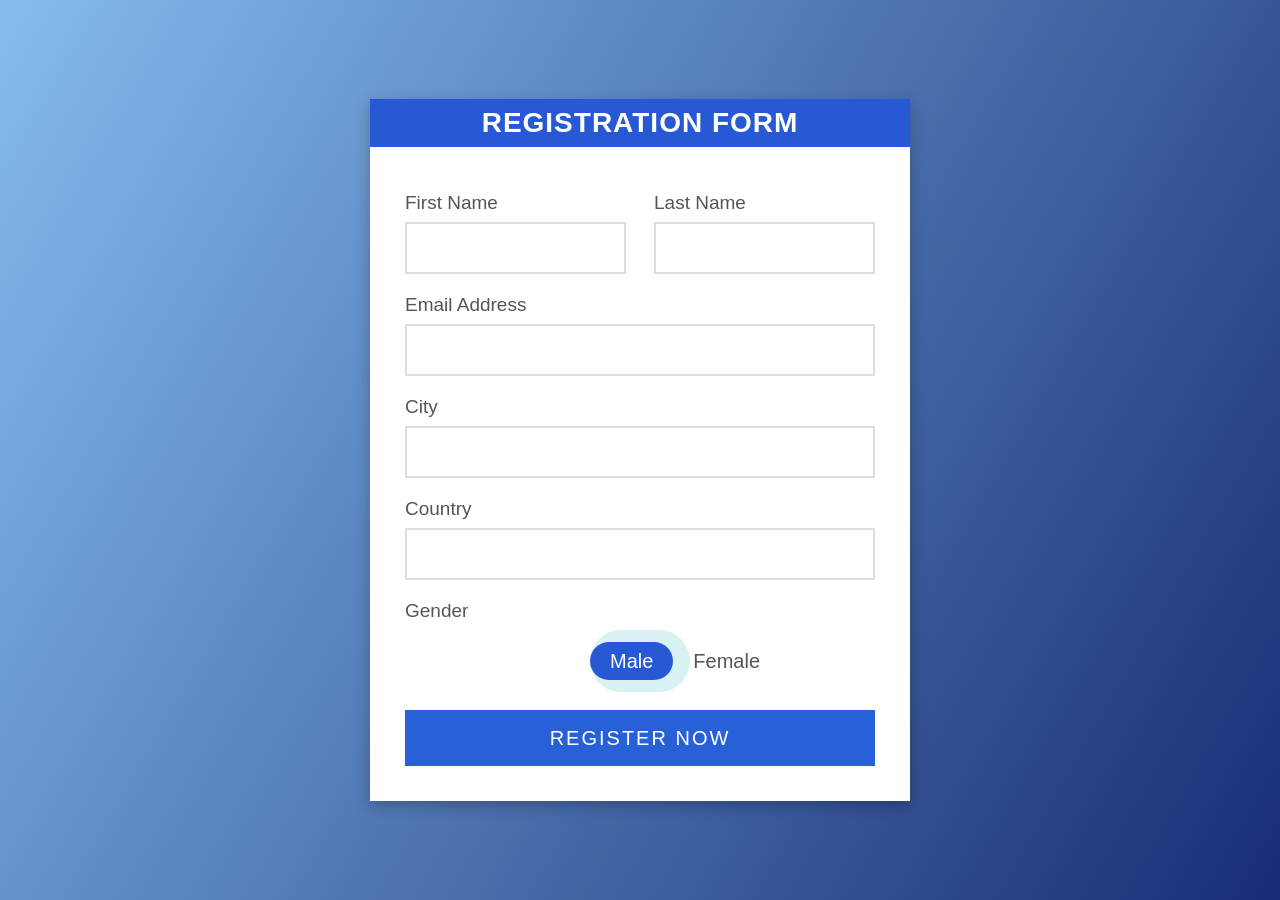
<file: project2/project.html>
<!DOCTYPE html>
<html lang="en">
<head>
    <meta charset="UTF-8">
    <meta name="viewport" content="width=device-width, initial-scale=1.0">
    <title>Registration Form</title>
    <link rel="stylesheet" href="project.css">
</head>

<body>

    <div class="form-container">

        <div class="heading">
            REGISTRATION FORM
        </div>

        <form>

            <div class="name-row">
                <div class="field">
                    <label>First Name</label>
                    <input type="text">
                </div>

                <div class="field">
                    <label>Last Name</label>
                    <input type="text">
                </div>
            </div>

            <div class="field">
                <label>Email Address</label>
                <input type="email">
            </div>

            <div class="field">
                <label>City</label>
                <input type="text">
            </div>

            <div class="field">
                <label>Country</label>
                <input type="text">
            </div>

            <label>Gender</label>

            <div class="gender">
                <label>
                    <input type="radio" name="gender" checked>
                    <span>Male</span>
                </label>

                <label>
                    <input type="radio" name="gender">
                    <span>Female</span>
                </label>
            </div>

            <button type="submit">REGISTER NOW</button>

        </form>

    </div>

</body>
</html>
</file>
<file: project2/project.css>
* {
    box-sizing: border-box;
    margin: 0;
    padding: 0;
    font-family: Arial, sans-serif;
}

body {
    min-height: 100vh;
    display: flex;
    justify-content: center;
    align-items: center;

    background: linear-gradient(120deg, #85bcef, #172d75);
}

.form-container {
    width: 540px;
    background: white;
    box-shadow: 0 5px 15px rgba(0, 0, 0, 0.25);
}

.heading {
    background: #2859d5;
    color: white;
    text-align: center;
    font-size: 28px;
    font-weight: bold;
    letter-spacing: 1px;
    padding: 8px;
}

form {
    padding: 45px 35px 35px;
}

.name-row {
    display: flex;
    gap: 28px;
}

.name-row .field {
    width: 50%;
}

.field {
    margin-bottom: 20px;
}

.field label,
form > label {
    display: block;
    color: #555;
    font-size: 19px;
    margin-bottom: 8px;
}

input[type="text"],
input[type="email"] {
    width: 100%;
    height: 52px;
    border: 2px solid #ddd;
    padding: 8px;
    font-size: 17px;
    outline: none;
}

input[type="text"]:focus,
input[type="email"]:focus {
    border-color: #2860d8;
}

.gender {
    width: 100px;
    height: 62px;
    margin: 5px auto 18px;
    background: #d8f2f4;
    border-radius: 35px;

    display: flex;
    justify-content: space-around;
    align-items: center;
}

.gender label {
    cursor: pointer;
    font-size: 20px;
    color: #555;
}

.gender input {
    display: none;
}

.gender span {
    padding: 8px 20px;
    border-radius: 25px;
}

.gender input:checked + span {
    background: #2859d5;
    color: white;
}

button {
    width: 100%;
    height: 56px;
    border: none;
    background: #2860d8;
    color: white;
    font-size: 20px;
    letter-spacing: 2px;
    cursor: pointer;
}

button:hover {
    background: #1749bd;
}
</file>
